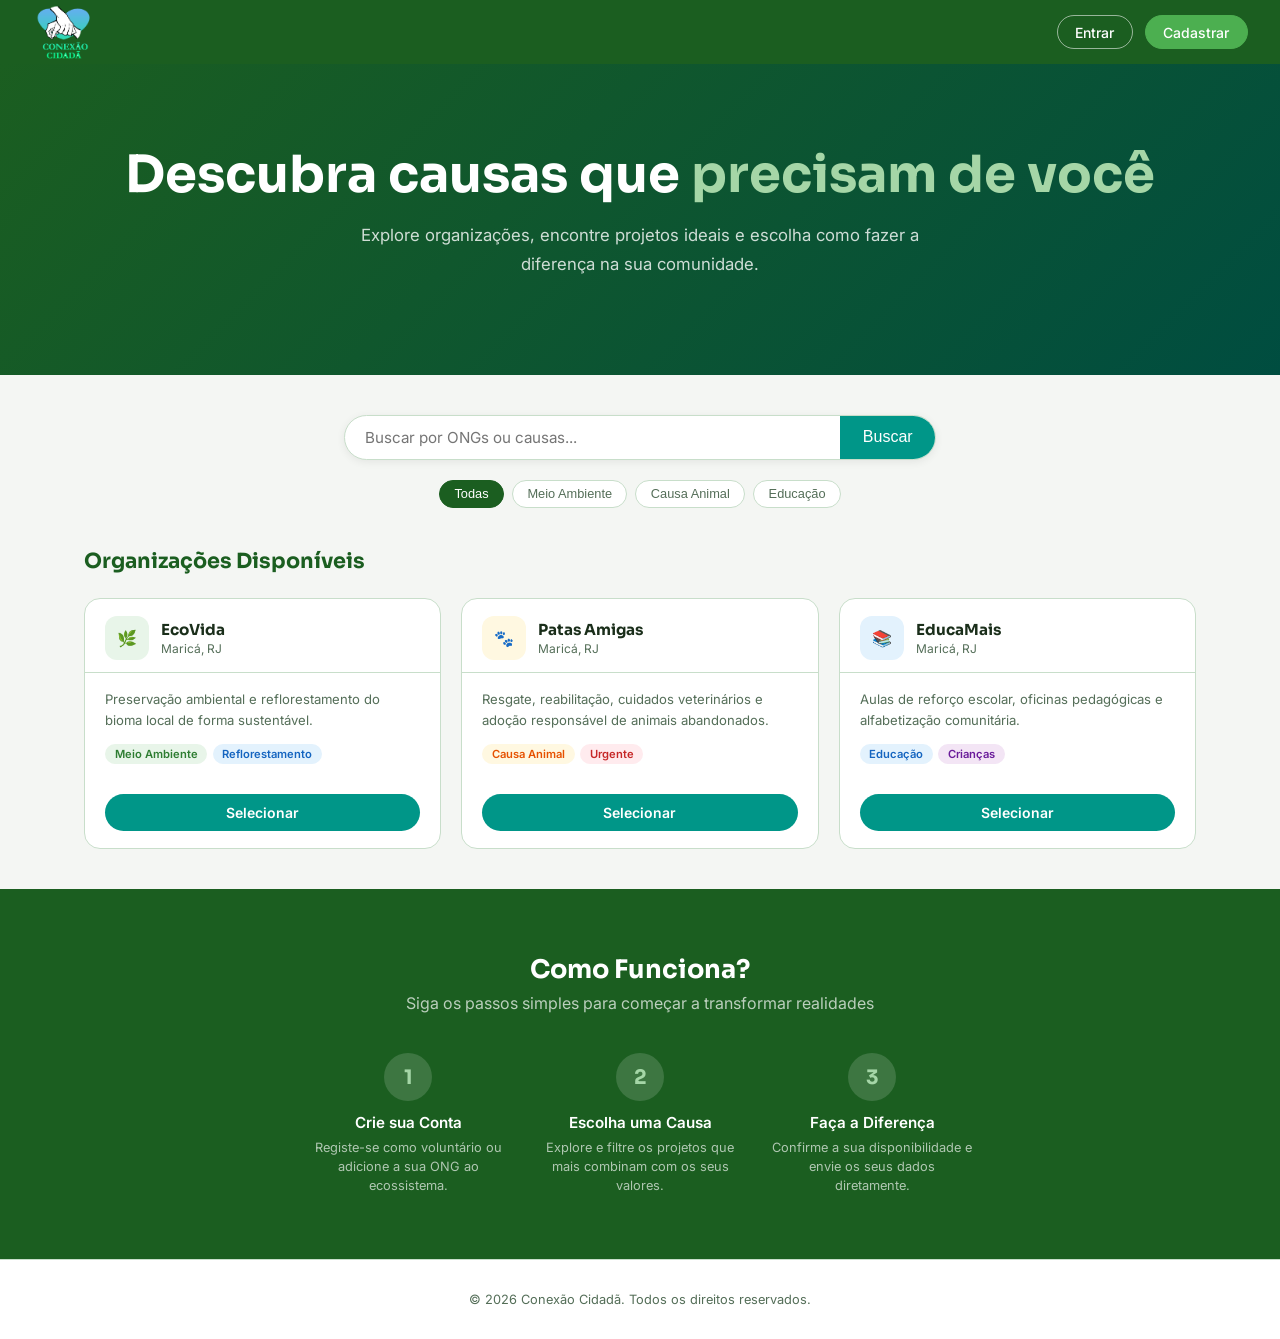
<file: index.html>
<!DOCTYPE html>
<html lang="pt-BR">
<head>
  <meta charset="UTF-8" />
  <meta name="viewport" content="width=device-width, initial-scale=1.0" />
  <title>Conexão Cidadã - Início</title>
  <link href="https://fonts.googleapis.com/css2?family=Sora:wght@400;600;700&family=Inter:wght@400;500&display=swap" rel="stylesheet" />
  <link rel="stylesheet" href="style.css" />
</head>
<body>

<nav>
  <a href="index.html" class="logo-container">
    <img src="conexãocidadanobg.png" alt="Conexão Cidadã" class="logo-img">
  </a>
  <div class="nav-links" id="nav-actions">
    <a href="login.html" class="btn-outline">Entrar</a>
    <a href="cadastro.html" class="btn-filled">Cadastrar</a>
  </div>
</nav>

<!-- ── SECÇÃO HERO ── -->
<header class="hero">
  <h1>Descubra causas que <span>precisam de você</span></h1>
  <p>Explore organizações, encontre projetos ideais e escolha como fazer a diferença na sua comunidade.</p>
</header>

<!-- ── BARRA DE PESQUISA ── -->
<div class="search-bar">
  <div class="search-wrap">
    <input type="text" placeholder="Buscar por ONGs ou causas..." id="search-input">
    <button type="button">Buscar</button>
  </div>
</div>

<!-- ── FILTROS / CHIPS ── -->
<div class="filters">
  <button class="filter-chip active" data-filter="Todas">Todas</button>
  <button class="filter-chip" data-filter="Meio Ambiente">Meio Ambiente</button>
  <button class="filter-chip" data-filter="Causa Animal">Causa Animal</button>
  <button class="filter-chip" data-filter="Educação">Educação</button>
</div>

<!-- ── SECÇÃO GRID DE ONGS ── -->
<section class="ongs">
  <h2 class="section-title">Organizações Disponíveis</h2>
  
  <div class="ong-grid" id="ong-grid">
      
      <!-- Card 1: Meio Ambiente -->
      <div class="ong-card" data-category="Meio Ambiente">
          <div class="card-header">
              <div class="card-avatar av-green">🌿</div>
              <div>
                  <div class="card-title">EcoVida</div>
                  <div class="card-location">Maricá, RJ</div>
              </div>
          </div>
          <div class="card-body">
              <p class="card-desc">Preservação ambiental e reflorestamento do bioma local de forma sustentável.</p>
              <div class="tags">
                  <span class="tag tag-green">Meio Ambiente</span>
                  <span class="tag tag-blue">Reflorestamento</span>
              </div>
          </div>
          <div class="card-footer">
              <button class="btn-inscricao">Selecionar</button>
          </div>
      </div>

      <!-- Card 2: Causa Animal -->
      <div class="ong-card" data-category="Causa Animal">
          <div class="card-header">
              <div class="card-avatar av-amber">🐾</div>
              <div>
                  <div class="card-title">Patas Amigas</div>
                  <div class="card-location">Maricá, RJ</div>
              </div>
          </div>
          <div class="card-body">
              <p class="card-desc">Resgate, reabilitação, cuidados veterinários e adoção responsável de animais abandonados.</p>
              <div class="tags">
                  <span class="tag tag-amber">Causa Animal</span>
                  <span class="tag tag-red">Urgente</span>
              </div>
          </div>
          <div class="card-footer">
              <button class="btn-inscricao">Selecionar</button>
          </div>
      </div>

      <!-- Card 3: Educação -->
      <div class="ong-card" data-category="Educação">
          <div class="card-header">
              <div class="card-avatar av-blue">📚</div>
              <div>
                  <div class="card-title">EducaMais</div>
                  <div class="card-location">Maricá, RJ</div>
              </div>
          </div>
          <div class="card-body">
              <p class="card-desc">Aulas de reforço escolar, oficinas pedagógicas e alfabetização comunitária.</p>
              <div class="tags">
                  <span class="tag tag-blue">Educação</span>
                  <span class="tag tag-purple">Crianças</span>
              </div>
          </div>
          <div class="card-footer">
              <button class="btn-inscricao">Selecionar</button>
          </div>
      </div>

  </div>
</section>

<!-- ── SECÇÃO COMO FUNCIONA ── -->
<section class="como">
  <h2>Como Funciona?</h2>
  <p>Siga os passos simples para começar a transformar realidades</p>
  <div class="steps">
    <div class="step">
      <div class="step-num">1</div>
      <div class="step-title">Crie sua Conta</div>
      <div class="step-desc">Registe-se como voluntário ou adicione a sua ONG ao ecossistema.</div>
    </div>
    <div class="step">
      <div class="step-num">2</div>
      <div class="step-title">Escolha uma Causa</div>
      <div class="step-desc">Explore e filtre os projetos que mais combinam com os seus valores.</div>
    </div>
    <div class="step">
      <div class="step-num">3</div>
      <div class="step-title">Faça a Diferença</div>
      <div class="step-desc">Confirme a sua disponibilidade e envie os seus dados diretamente.</div>
    </div>
  </div>
</section>

<footer>
  <p>&copy; 2026 Conexão Cidadã. Todos os direitos reservados.</p>
</footer>

<script>
  // Lógica dos Filtros (Chips)
  const filterChips = document.querySelectorAll('.filter-chip');
  const ongCards = document.querySelectorAll('.ong-card');

  filterChips.forEach(chip => {
    chip.addEventListener('click', () => {
      filterChips.forEach(c => c.classList.remove('active'));
      chip.classList.add('active');

      const filterValue = chip.getAttribute('data-filter');

      ongCards.forEach(card => {
        const cardCategory = card.getAttribute('data-category');
        if (filterValue === 'Todas' || filterValue === cardCategory) {
          card.style.display = 'flex';
        } else {
          card.style.display = 'none';
        }
      });
    });
  });

  // Barra de Pesquisa por Texto
  const searchInput = document.getElementById('search-input');
  if (searchInput) {
    searchInput.addEventListener('input', () => {
      const query = searchInput.value.toLowerCase();
      const activeFilter = document.querySelector('.filter-chip.active').getAttribute('data-filter');
      
      ongCards.forEach(card => {
        const title = card.querySelector('.card-title').textContent.toLowerCase();
        const desc = card.querySelector('.card-desc').textContent.toLowerCase();
        const category = card.getAttribute('data-category');
        
        const matchesSearch = title.includes(query) || desc.includes(query);
        const matchesFilter = activeFilter === 'Todas' || category === activeFilter;
        
        if (matchesSearch && matchesFilter) {
          card.style.display = 'flex';
        } else {
          card.style.display = 'none';
        }
      });
    });
  }

  // Lógica de Estado da Sessão (Modificado para link de Perfil)
  document.addEventListener("DOMContentLoaded", () => {
    const navActions = document.getElementById('nav-actions');
    const usuarioLogado = localStorage.getItem('conectado');
    const nomeUsuario = localStorage.getItem('nomeUsuario');

    if (usuarioLogado === 'sim') {
      // Trocado o <span> por um <a> apontando para perfil.html com efeito de hover sutil
      navActions.innerHTML = `
        <a href="perfil.html" class="nav-profile-link" style="color: #fff; font-weight: 600; font-size: 0.875rem; margin-right: 15px; display: inline-block; vertical-align: middle; text-decoration: none; transition: opacity 0.2s;">
          Olá, ${nomeUsuario} 👋
        </a>
        <a href="#" id="btn-sair" class="btn-outline">Sair</a>
      `;

      // Adiciona um efeito simples de opacidade ao passar o mouse no link do perfil
      const profileLink = navActions.querySelector('.nav-profile-link');
      profileLink.addEventListener('mouseover', () => profileLink.style.opacity = '0.8');
      profileLink.addEventListener('mouseout', () => profileLink.style.opacity = '1');

      document.getElementById('btn-sair').addEventListener('click', (e) => {
        e.preventDefault();
        localStorage.setItem('conectado', 'nao');
        window.location.reload();
      });
    }

    // Redirecionamento nos botões "Selecionar"
    document.querySelectorAll('.btn-inscricao').forEach(btn => {
      btn.addEventListener('click', function(event) {
        event.preventDefault(); 
        if (localStorage.getItem('conectado') !== 'sim') {
          alert('Você precisa estar logado para se inscrever em uma ONG.');
          window.location.href = 'login.html';
        } else {
          window.location.href = 'inscricao.html';
        }
      });
    });
  });
</script>
</body>
</html>
</file>
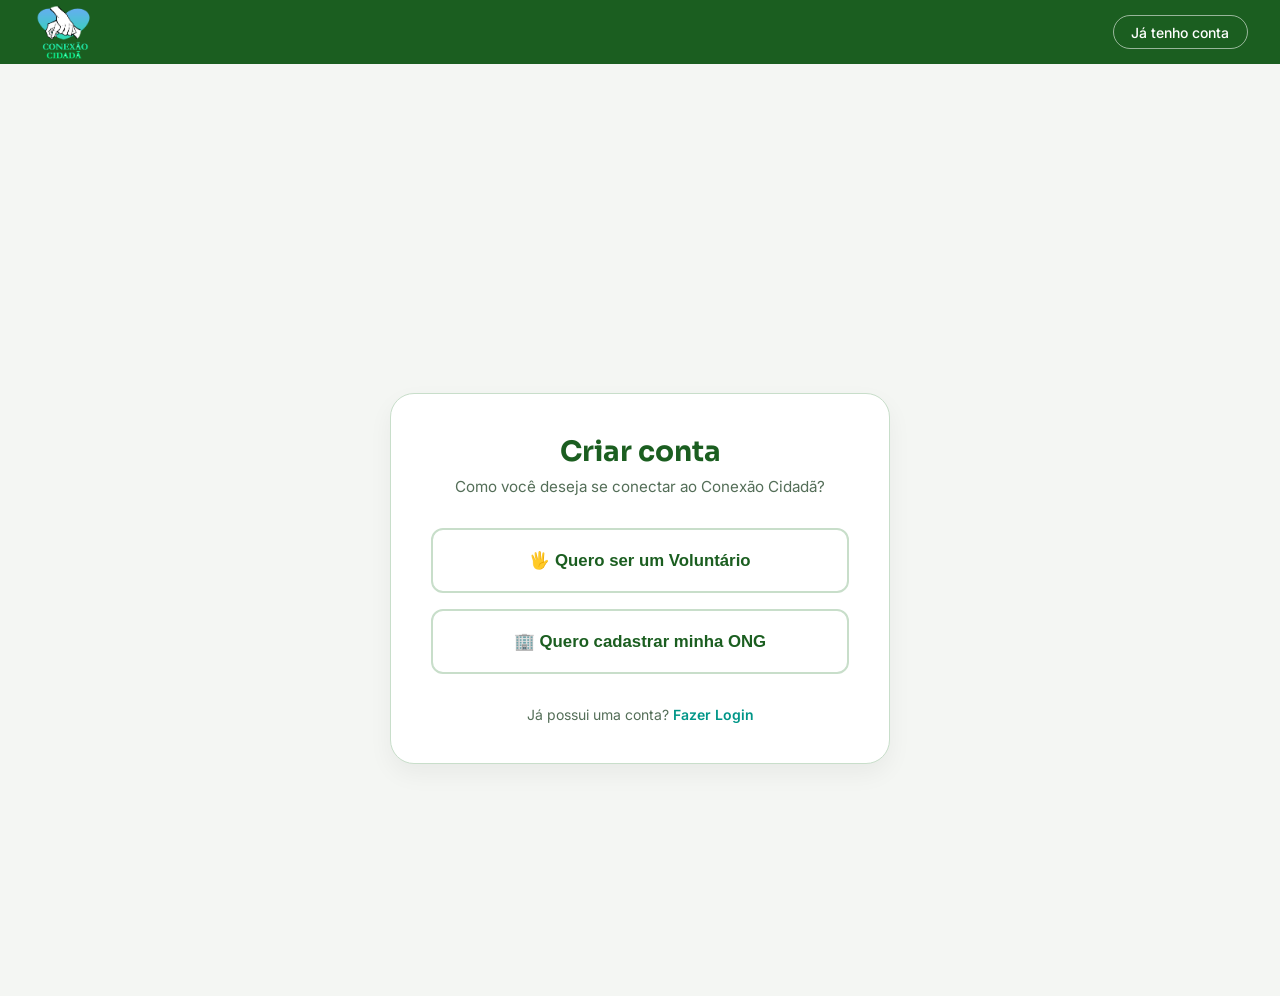
<file: cadastro.html>
<!DOCTYPE html>
<html lang="pt-BR">
<head>
  <meta charset="UTF-8" />
  <meta name="viewport" content="width=device-width, initial-scale=1.0" />
  <title>Cadastro - Conexão Cidadã</title>
  <link href="https://fonts.googleapis.com/css2?family=Sora:wght@400;600;700&family=Inter:wght@400;500&display=swap" rel="stylesheet" />
  <link rel="stylesheet" href="style.css" />
  <style>
    .selection-group { display: flex; flex-direction: column; gap: 1rem; margin-top: 1.5rem; }
    .btn-select-type {
      width: 100%; background: #fff; border: 2px solid var(--border); padding: 1.25rem;
      border-radius: 12px; font-weight: 600; font-size: 1.05rem; color: var(--green-dark);
      cursor: pointer; transition: all 0.2s; display: flex; align-items: center; justify-content: center; gap: 0.5rem;
    }
    .btn-select-type:hover { border-color: var(--green-mid); background: var(--green-light); transform: translateY(-2px); }
    .escondido { display: none !important; }
    .btn-back { background: transparent; border: none; color: var(--teal-mid); font-weight: 600; font-size: 0.9rem; cursor: pointer; margin-bottom: 1rem; display: inline-flex; align-items: center; gap: 0.25rem; }
  </style>
</head>
<body>

  <nav>
    <a href="index.html" class="logo-container">
        <img src="conexãocidadanobg.png" alt="Conexão Cidadã" class="logo-img">
    </a>
    <div class="nav-links">
        <a href="login.html" class="nav-links btn-outline">Já tenho conta</a>
    </div>
  </nav>

  <div class="register-container" style="margin-top: 6rem;">
    <div class="register-card">
      
      <div id="passo-selecao">
        <div class="register-header">
          <h2>Criar conta</h2>
          <p>Como você deseja se conectar ao Conexão Cidadã?</p>
        </div>
        <div class="selection-group">
          <button class="btn-select-type" onclick="mudarPasso('voluntario')">🖐️ Quero ser um Voluntário</button>
          <button class="btn-select-type" onclick="mudarPasso('ong')">🏢 Quero cadastrar minha ONG</button>
        </div>
      </div>

      <div id="passo-voluntario" class="escondido">
        <button class="btn-back" onclick="voltarEscolha()">← Mudar tipo de conta</button>
        <div class="register-header">
          <h2>Cadastro de Voluntário</h2>
          <p>Encontre causas incríveis e transforme vidas.</p>
        </div>
        <form id="form-cadastro-voluntario">
          <div class="input-group">
            <label for="vol-nome">Nome Completo</label>
            <input type="text" id="vol-nome" placeholder="Como quer ser chamado?" required>
          </div>
          <div class="input-group">
            <label for="vol-email">E-mail</label>
            <input type="email" id="vol-email" placeholder="seu@email.com" required>
          </div>
          <div class="input-group">
            <label for="vol-password">Criar Senha</label>
            <input type="password" id="vol-password" placeholder="Mínimo 8 caracteres" required>
          </div>
          <button type="submit" class="btn-register">Finalizar Cadastro</button>
        </form>
      </div>

      <div id="passo-ong" class="escondido">
        <button class="btn-back" onclick="voltarEscolha()">← Mudar tipo de conta</button>
        <div class="register-header">
          <h2>Cadastro de Organização</h2>
          <p>Divulgue seus projetos e encontre apoiadores.</p>
        </div>
        <form id="form-cadastro-ong">
          <div class="input-group">
            <label for="ong-nome">Nome da Organização</label>
            <input type="text" id="ong-nome" placeholder="Nome da instituição" required>
          </div>
          <div class="input-group">
            <label for="ong-cnpj">CNPJ</label>
            <input type="text" id="ong-cnpj" placeholder="00.000.000/0001-00" required>
          </div>
          <div class="input-group">
            <label for="ong-email">E-mail Institucional</label>
            <input type="email" id="ong-email" placeholder="contato@ong.org" required>
          </div>
          <div class="input-group">
            <label for="ong-password">Criar Senha</label>
            <input type="password" id="ong-password" placeholder="Mínimo 8 caracteres" required>
          </div>
          <button type="submit" class="btn-register">Cadastrar Organização</button>
        </form>
      </div>
      
      <div class="register-footer">
        Já possui uma conta? <a href="login.html">Fazer Login</a>
      </div>
    </div>
  </div>

  <script>
    const passoSelecao = document.getElementById('passo-selecao');
    const passoVoluntario = document.getElementById('passo-voluntario');
    const passoOng = document.getElementById('passo-ong');

    function mudarPasso(tipo) {
      passoSelecao.classList.add('escondido');
      if (tipo === 'voluntario') {
        passoVoluntario.classList.remove('escondido');
      } else {
        passoOng.classList.remove('escondido');
      }
    }

    function voltarEscolha() {
      passoVoluntario.classList.add('escondido');
      passoOng.classList.add('escondido');
      passoSelecao.classList.remove('escondido');
    }

    // Submit Voluntário
    document.getElementById('form-cadastro-voluntario').addEventListener('submit', function(e) {
      e.preventDefault();
      localStorage.setItem('nomeUsuario', document.getElementById('vol-nome').value);
      localStorage.setItem('emailUsuario', document.getElementById('vol-email').value);
      localStorage.setItem('senhaUsuario', document.getElementById('vol-password').value);
      localStorage.setItem('tipoUsuario', 'voluntario');
      localStorage.setItem('conectado', 'sim');
      window.location.href = 'index.html';
    });

    // Submit ONG
    document.getElementById('form-cadastro-ong').addEventListener('submit', function(e) {
      e.preventDefault();
      localStorage.setItem('nomeUsuario', document.getElementById('ong-nome').value);
      localStorage.setItem('emailUsuario', document.getElementById('ong-email').value);
      localStorage.setItem('senhaUsuario', document.getElementById('ong-password').value);
      localStorage.setItem('tipoUsuario', 'ong');
      localStorage.setItem('conectado', 'sim');
      window.location.href = 'index.html';
    });
  </script>
</body>
</html>
</file>
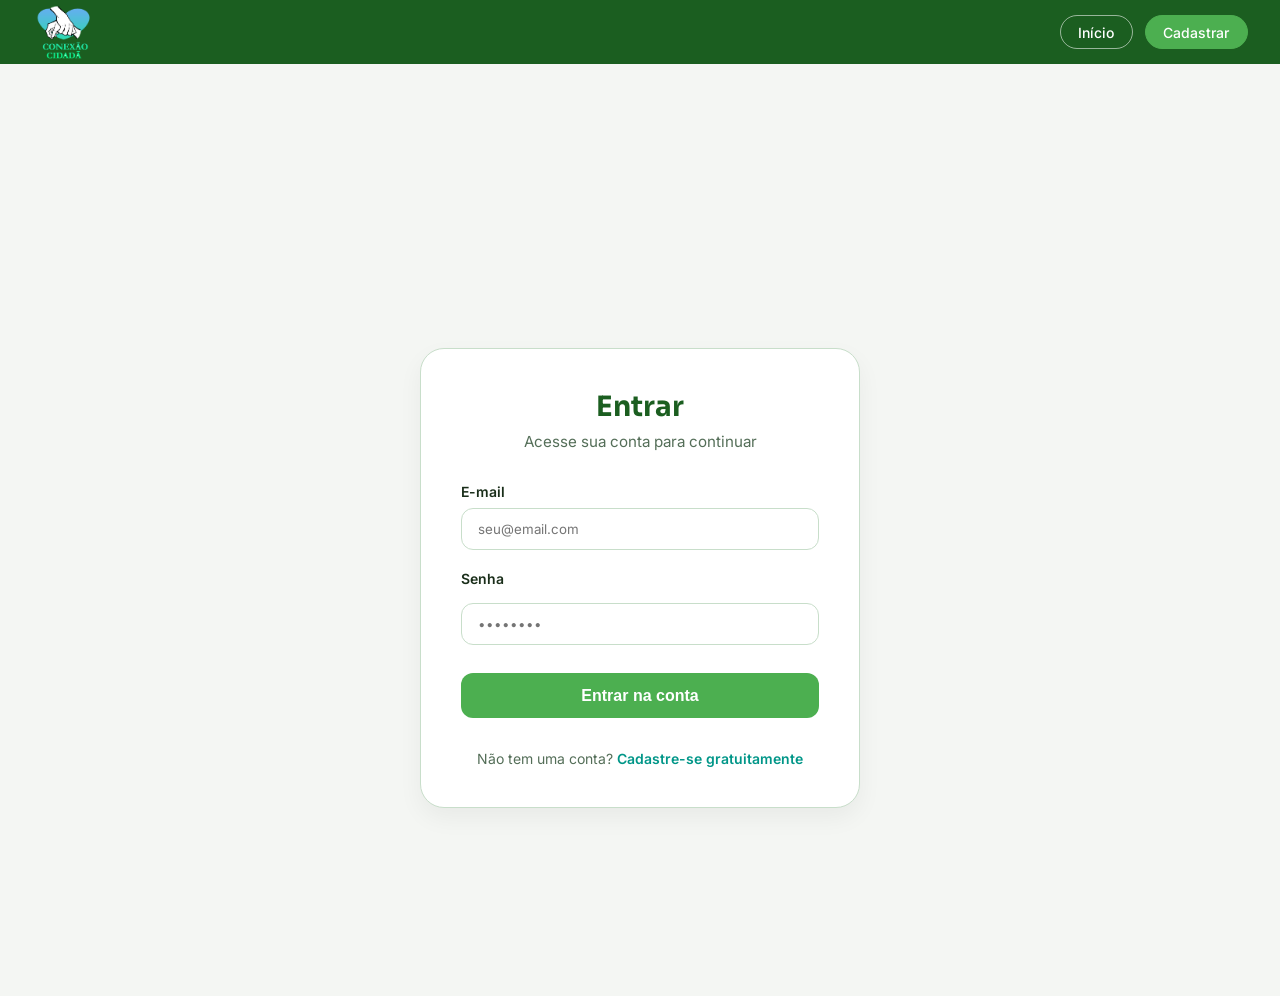
<file: inscricao.html>
<!DOCTYPE html>
<html lang="pt-BR">
<head>
  <meta charset="UTF-8" />
  <meta name="viewport" content="width=device-width, initial-scale=1.0" />
  <title>Inscrição - Conexão Cidadã</title>
  <link href="https://fonts.googleapis.com/css2?family=Sora:wght@400;600;700&family=Inter:wght@400;500&display=swap" rel="stylesheet" />
  <link rel="stylesheet" href="style.css" />
</head>
<body>

  <nav>
   <a href="index.html" class="logo-container">
    <img src="conexãocidadanobg.png" alt="Conexão Cidadã" class="logo-img">
  </a>
    <div class="nav-links">
      <a href="index.html" class="nav-links btn-outline">Voltar ao Início</a>
    </div>
  </nav>

  <div class="inscricao-container" style="margin-top: 6rem; display: flex; justify-content: center; width: 100%;">
    <div class="ong-form" style="width: 100%; max-width: 500px;">
      <h2>Confirmar sua Inscrição</h2>
      <p style="color: var(--muted); font-size: 0.9rem; margin-bottom: 1.5rem;">Defina sua disponibilidade e finalize para enviar seus dados organizacionais.</p>
      
      <form id="form-finalizar-inscricao">
        <div class="input-group">
          <label for="vol-nome-readonly">Nome do Voluntário</label>
          <input type="text" id="vol-nome-readonly" readonly style="background: #f0f0f0; cursor: not-allowed;">
        </div>

        <h3 class="section-title" style="color: var(--teal-mid); font-weight: 600; margin: 1.5rem 0 1rem; font-size: 1.1rem;">Disponibilidade Presencial:</h3>
        
        <div class="checkbox-group">
          <label class="checkbox-item">
            <input type="checkbox" name="horario1"> Segunda (10:00 até 19:00)
          </label>
          <label class="checkbox-item">
            <input type="checkbox" name="horario2"> Quarta (12:00 até 22:30)
          </label>
        </div>

        <h3 class="section-title" style="color: var(--teal-mid); font-weight: 600; margin: 1.5rem 0 1rem; font-size: 1.1rem;">Apoio Financeiro Alternativo:</h3>
        <button type="button" class="btn-pix" style="width: 100%; margin-bottom: 1.5rem;" onclick="alert('Chave PIX copiada com sucesso!')">
          Copiar chave-pix da ONG ⧉
        </button>

        <button type="submit" class="btn-finalizar" style="width: 100%; padding: 12px; background: var(--green-dark); color: #fff; border: none; border-radius: 8px; font-weight: bold; cursor: pointer;">Finalizar Inscrição</button>
      </form>
    </div>
  </div>

  <script>
    // Trava de Segurança de Login
    if (localStorage.getItem('conectado') !== 'sim') {
      alert('Acesso negado. Faça login para acessar esta página.');
      window.location.href = 'login.html';
    } else {
      document.getElementById('vol-nome-readonly').value = localStorage.getItem('nomeUsuario');
    }

    // Ação do formulário
    document.getElementById('form-finalizar-inscricao').addEventListener('submit', function(e) {
      e.preventDefault();
      alert('Sua candidatura foi enviada com sucesso para a ONG selecionada!');
      window.location.href = 'index.html';
    });
  </script>
</body>
</html>
</file>
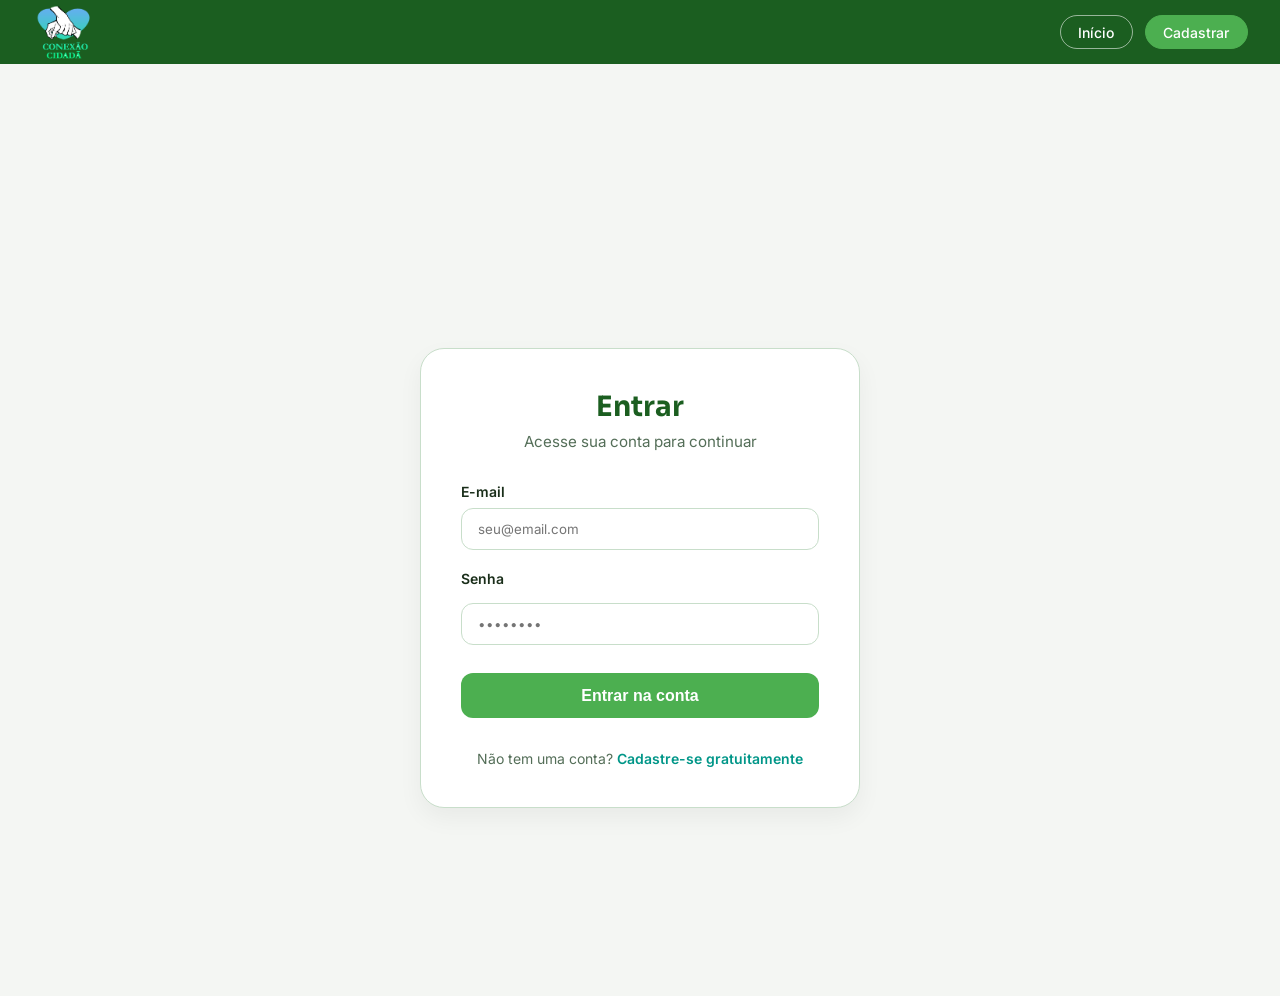
<file: login.html>
<!DOCTYPE html>
<html lang="pt-BR">
<head>
  <meta charset="UTF-8" />
  <meta name="viewport" content="width=device-width, initial-scale=1.0" />
  <title>Login - Conexão Cidadã</title>
  <link href="https://fonts.googleapis.com/css2?family=Sora:wght@400;600;700&family=Inter:wght@400;500&display=swap" rel="stylesheet" />
  <link rel="stylesheet" href="style.css" />
</head>
<body>

  <nav>
    <a href="index.html" class="logo-container">
      <img src="conexãocidadanobg.png" alt="Conexão Cidadã" class="logo-img">
    </a>
    <div class="nav-links">
      <a href="index.html" class="nav-links btn-outline">Início</a>
      <a href="cadastro.html" class="nav-links btn-filled">Cadastrar</a>
    </div>
  </nav>

  <div class="login-container" style="margin-top: 6rem;">
    <div class="login-card">
      <div class="login-header">
        <h2>Entrar</h2>
        <p>Acesse sua conta para continuar</p>
      </div>
      
      <form id="form-login">
        <div class="input-group">
          <label for="email">E-mail</label>
          <input type="email" id="email" placeholder="seu@email.com" required>
        </div>
        
        <div class="input-group">
          <div class="label-row">
            <label for="password">Senha</label>
          </div>
          <input type="password" id="password" placeholder="••••••••" required>
        </div>
        
        <button type="submit" class="btn-login">Entrar na conta</button>
      </form>
      
      <div class="login-footer">
        Não tem uma conta? <a href="cadastro.html">Cadastre-se gratuitamente</a>
      </div>
    </div>
  </div>

  <script>
    document.getElementById('form-login').addEventListener('submit', function(event) {
      event.preventDefault(); 
      
      const emailLogin = document.getElementById('email').value;
      const senhaLogin = document.getElementById('password').value;
      
      const emailSalvo = localStorage.getItem('emailUsuario');
      const senhaSalva = localStorage.getItem('senhaUsuario');
      
      if (!emailSalvo) {
        alert('Nenhuma conta cadastrada no sistema. Por favor, faça seu cadastro.');
        window.location.href = 'cadastro.html';
        return;
      }

      if (emailLogin === emailSalvo && senhaLogin === senhaSalva) {
        localStorage.setItem('conectado', 'sim');
        window.location.href = 'index.html';
      } else {
        alert('E-mail ou senha incorretos.');
      }
    });
  </script>
</body>
</html>
</file>
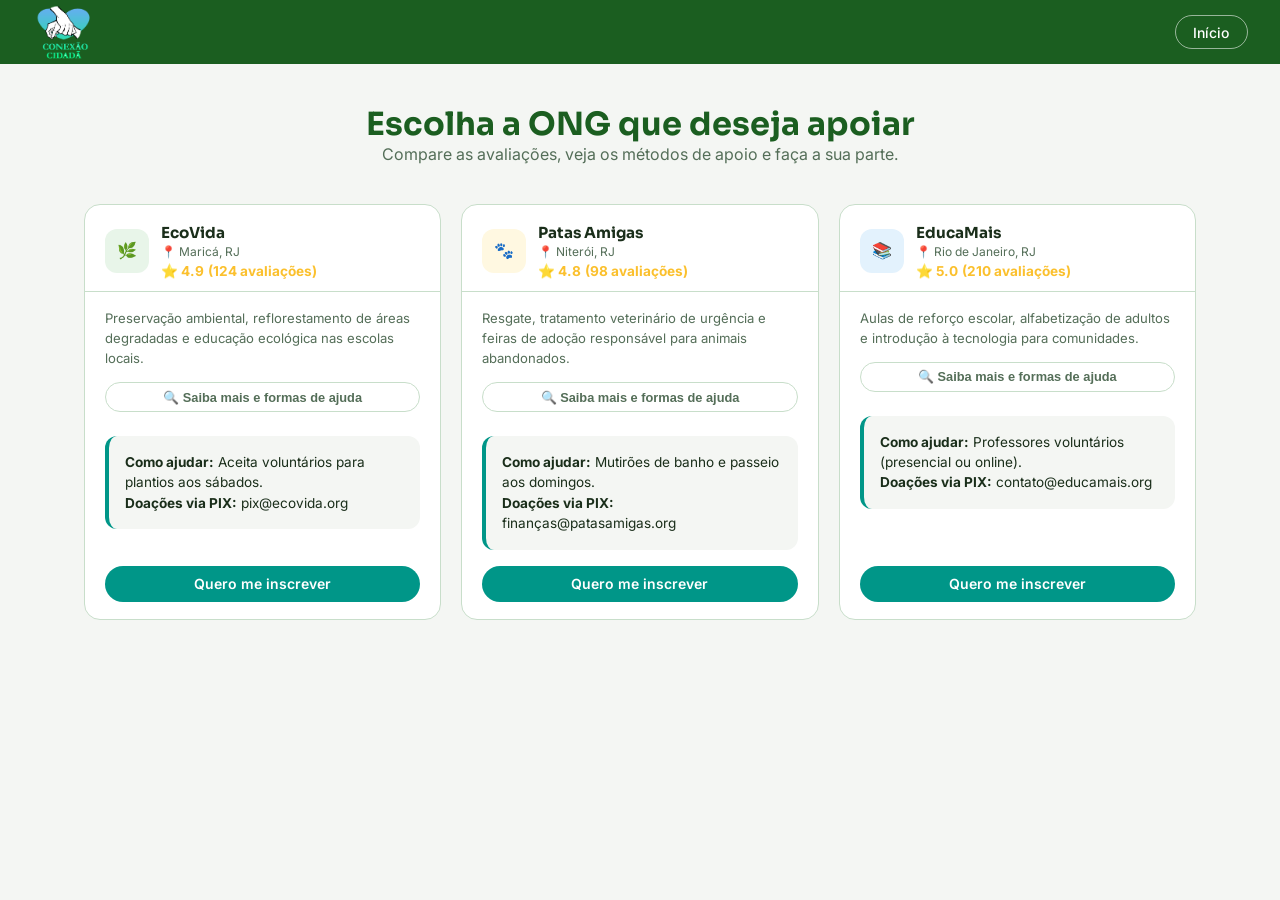
<file: ongs.html>
<!DOCTYPE html>
<html lang="pt-br">
<head>
    <meta charset="UTF-8">
    <meta name="viewport" content="width=device-width, initial-scale=1.0">
    <title>Explorar ONGs - Conexão Cidadã</title>
    <link href="https://fonts.googleapis.com/css2?family=Sora:wght@400;600;700&family=Inter:wght@400;500&display=swap" rel="stylesheet" />
    <link rel="stylesheet" href="style.css">
    <style>
      /* Estilos sob medida para a visualização de grid e avaliação */
      .ongs-page-container { max-width: 1160px; margin: 2rem auto; padding: 0 1.5rem; }
      .rating-box { display: flex; align-items: center; gap: 4px; font-size: 0.85rem; color: #fbc02d; font-weight: bold; margin-top: 4px; }
      .detalhes-expandidos { background: #f4f6f3; padding: 1rem; border-radius: 12px; margin-top: 0.75rem; font-size: 0.85rem; line-height: 1.5; color: var(--text); border-left: 4px solid var(--teal-mid); }
      .btn-saiba-mais { background: transparent; border: 1px solid var(--border); color: var(--muted); padding: 0.4rem 1rem; border-radius: 999px; font-size: 0.8rem; font-weight: 600; cursor: pointer; transition: all 0.2s; margin-bottom: 0.75rem; width: 100%; text-align: center; }
      .btn-saiba-mais:hover { background: var(--green-light); color: var(--green-dark); border-color: var(--green-mid); }
    </style>
</head>
<body>

    <nav>
      <a href="index.html" class="logo-container">
        <img src="conexãocidadanobg.png" alt="Conexão Cidadã" class="logo-img">
      </a>
      <div class="nav-links">
        <a href="index.html" class="nav-links btn-outline">Início</a>
      </div>
    </nav>

    <div class="ongs-page-container">
        <header class="header-ongs" style="text-align: center; margin: 2.5rem 0;">
            <h1 style="font-family: 'Sora', sans-serif; color: var(--green-dark);">Escolha a ONG que deseja apoiar</h1>
            <p style="color: var(--muted);">Compare as avaliações, veja os métodos de apoio e faça a sua parte.</p>
        </header>

        <div class="ong-grid">
            
            <div class="ong-card">
                <div class="card-header">
                    <div class="card-avatar av-green">🌿</div>
                    <div>
                        <div class="card-title">EcoVida</div>
                        <div class="card-location">📍 Maricá, RJ</div>
                        <div class="rating-box">⭐ 4.9 <span>(124 avaliações)</span></div>
                    </div>
                </div>
                <div class="card-body">
                    <p class="card-desc">Preservação ambiental, reflorestamento de áreas degradadas e educação ecológica nas escolas locais.</p>
                    
                    <button class="btn-saiba-mais" onclick="toggleDetalhes('detalhe-eco')">🔍 Saiba mais e formas de ajuda</button>
                    
                    <div id="detalhe-eco" class="detalhes-expandidos escondido">
                      <strong>Como ajudar:</strong> Aceita voluntários para plantios aos sábados.<br>
                      <strong>Doações via PIX:</strong> pix@ecovida.org
                    </div>
                </div>
                <div class="card-footer">
                    <a href="inscricao.html" class="btn-inscricao">Quero me inscrever</a>
                </div>
            </div>

            <div class="ong-card">
                <div class="card-header">
                    <div class="card-avatar av-amber">🐾</div>
                    <div>
                        <div class="card-title">Patas Amigas</div>
                        <div class="card-location">📍 Niterói, RJ</div>
                        <div class="rating-box">⭐ 4.8 <span>(98 avaliações)</span></div>
                    </div>
                </div>
                <div class="card-body">
                    <p class="card-desc">Resgate, tratamento veterinário de urgência e feiras de adoção responsável para animais abandonados.</p>
                    
                    <button class="btn-saiba-mais" onclick="toggleDetalhes('detalhe-patas')">🔍 Saiba mais e formas de ajuda</button>
                    
                    <div id="detalhe-patas" class="detalhes-expandidos escondido">
                      <strong>Como ajudar:</strong> Mutirões de banho e passeio aos domingos.<br>
                      <strong>Doações via PIX:</strong> finanças@patasamigas.org
                    </div>
                </div>
                <div class="card-footer">
                    <a href="inscricao.html" class="btn-inscricao">Quero me inscrever</a>
                </div>
            </div>

            <div class="ong-card">
                <div class="card-header">
                    <div class="card-avatar av-blue">📚</div>
                    <div>
                        <div class="card-title">EducaMais</div>
                        <div class="card-location">📍 Rio de Janeiro, RJ</div>
                        <div class="rating-box">⭐ 5.0 <span>(210 avaliações)</span></div>
                    </div>
                </div>
                <div class="card-body">
                    <p class="card-desc">Aulas de reforço escolar, alfabetização de adultos e introdução à tecnologia para comunidades.</p>
                    
                    <button class="btn-saiba-mais" onclick="toggleDetalhes('detalhe-educa')">🔍 Saiba mais e formas de ajuda</button>
                    
                    <div id="detalhe-educa" class="detalhes-expandidos escondido">
                      <strong>Como ajudar:</strong> Professores voluntários (presencial ou online).<br>
                      <strong>Doações via PIX:</strong> contato@educamais.org
                    </div>
                </div>
                <div class="card-footer">
                    <a href="inscricao.html" class="btn-inscricao">Quero me inscrever</a>
                </div>
            </div>

        </div>
    </div>

    <script>
      // Função simples para abrir/fechar as abas de Saiba Mais
      function toggleDetalhes(idElemento) {
        const detalhe = document.getElementById(idElemento);
        if (detalhe.style.display === "block") {
          detalhe.style.display = "none";
        } else {
          detalhe.style.display = "block";
        }
      }

      // Trava de segurança para inscrição direta
      document.querySelectorAll('.btn-inscricao').forEach(btn => {
        btn.addEventListener('click', function(event) {
          if (localStorage.getItem('conectado') !== 'sim') {
            event.preventDefault(); 
            alert('Você precisa fazer login para se candidatar às vagas da instituição.');
            window.location.href = 'login.html';
          }
        });
      });
    </script>
</body>
</html>
</file>
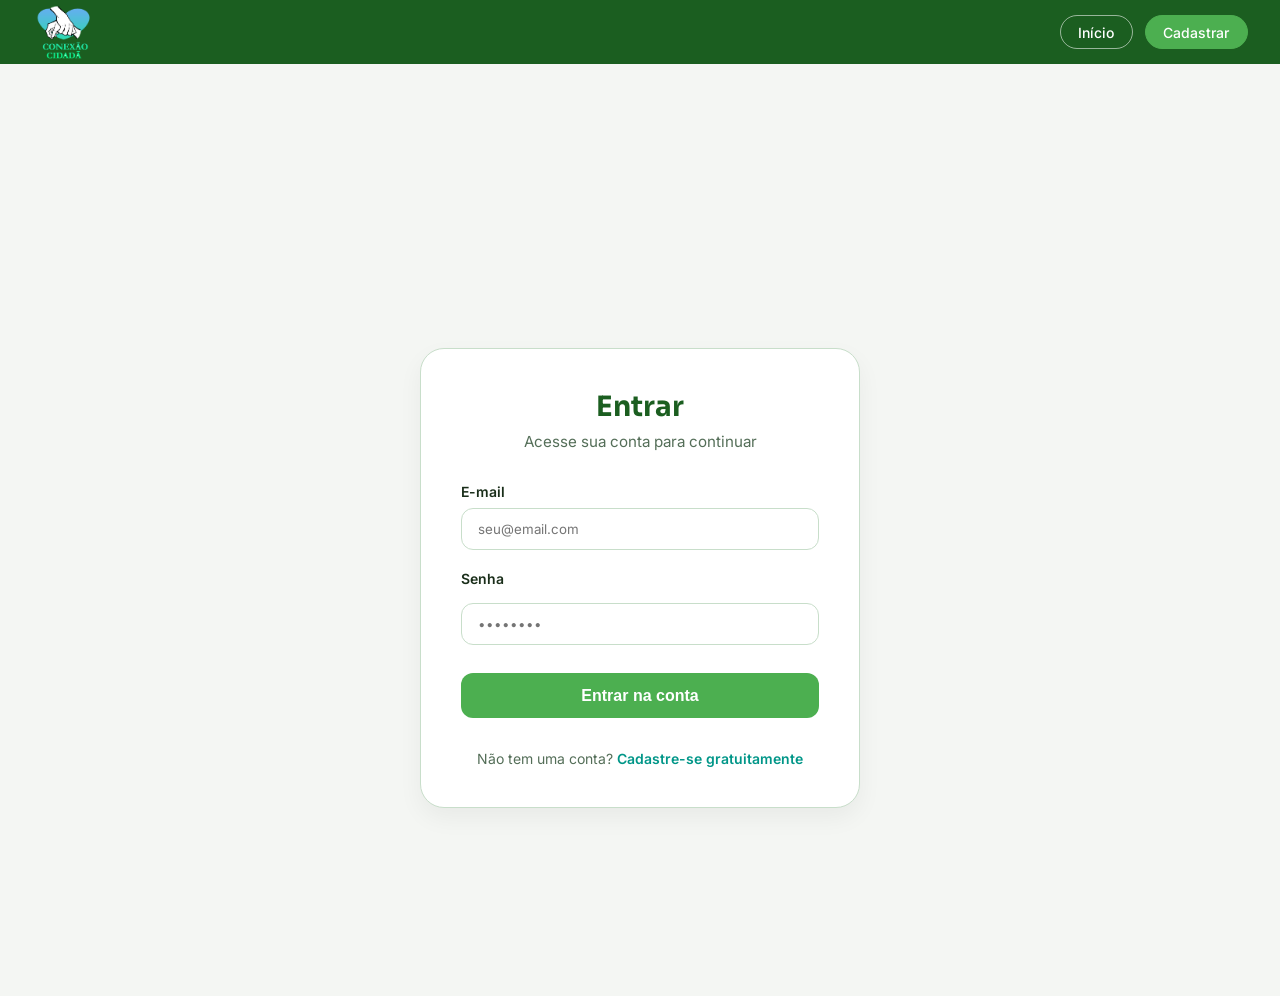
<file: perfil.html>
<!DOCTYPE html>
<html lang="pt-BR">
<head>
  <meta charset="UTF-8" />
  <meta name="viewport" content="width=device-width, initial-scale=1.0" />
  <title>Conexão Cidadã - Meu Perfil</title>
  <link href="https://fonts.googleapis.com/css2?family=Sora:wght@400;600;700&family=Inter:wght@400;500&display=swap" rel="stylesheet" />
  <link rel="stylesheet" href="style.css" />
  
  <style>
    /* Estilos específicos para centralizar o cartão e bater com o layout das imagens */
    body {
      background-color: #f4f6f7;
      margin: 0;
    }

    .profile-container {
      display: flex;
      justify-content: center;
      align-items: center;
      min-height: calc(100vh - 120px);
      padding: 2rem;
      box-sizing: border-box;
    }

    .profile-card {
      background: #ffffff;
      border-radius: 16px;
      box-shadow: 0 4px 24px rgba(0, 0, 0, 0.06);
      padding: 3rem 2.5rem;
      width: 100%;
      max-width: 550px;
      display: flex;
      flex-direction: column;
      align-items: flex-start;
      box-sizing: border-box;
    }

    /* Área da Foto de Perfil Interativa */
    .profile-avatar-container {
      position: relative;
      width: 110px;
      height: 110px;
      border-radius: 50%;
      cursor: pointer;
      overflow: hidden;
      margin-bottom: 1.5rem;
      box-shadow: 0 2px 8px rgba(0,0,0,0.08);
    }

    .profile-avatar {
      width: 100%;
      height: 100%;
      background-color: #e8f4ea; 
      color: #1c5234; 
      display: flex;
      align-items: center;
      justify-content: center;
      font-size: 3rem;
      font-family: 'Sora', sans-serif;
      font-weight: 700;
      border-radius: 50%;
    }

    .profile-avatar img {
      width: 100%;
      height: 100%;
      object-fit: cover;
      border-radius: 50%;
    }

    .avatar-overlay {
      position: absolute;
      top: 0;
      left: 0;
      width: 100%;
      height: 100%;
      background-color: rgba(0, 0, 0, 0.5);
      color: #fff;
      display: flex;
      align-items: center;
      justify-content: center;
      font-size: 0.8rem;
      font-family: 'Inter', sans-serif;
      font-weight: 600;
      opacity: 0;
      transition: opacity 0.2s ease;
      border-radius: 50%;
    }

    .profile-avatar-container:hover .avatar-overlay {
      opacity: 1;
    }

    /* Textos Principais e Selos */
    .profile-name {
      font-family: 'Sora', sans-serif;
      font-size: 2rem;
      font-weight: 700;
      color: #111;
      margin: 0 0 0.5rem 0;
    }

    .profile-badge {
      display: inline-flex;
      align-items: center;
      padding: 0.4rem 1rem;
      border-radius: 20px;
      font-family: 'Inter', sans-serif;
      font-size: 0.85rem;
      font-weight: 600;
      margin-bottom: 2rem;
      transition: background-color 0.2s, color 0.2s;
    }

    /* Formulário de Configurações */
    .profile-form {
      width: 100%;
    }

    .form-group {
      margin-bottom: 1.8rem;
      display: flex;
      flex-direction: column;
      width: 100%;
    }

    .form-group label {
      font-family: 'Inter', sans-serif;
      font-weight: 700;
      font-size: 0.9rem;
      color: #111;
      margin-bottom: 0.6rem;
    }

    .form-group input {
      font-family: 'Inter', sans-serif;
      background-color: #f1f3f4;
      border: 1px solid #e0e0e0;
      border-radius: 12px;
      padding: 1rem;
      font-size: 1rem;
      color: #333;
      outline: none;
      box-sizing: border-box;
      width: 100%;
      transition: border-color 0.2s, background-color 0.2s;
    }

    .form-group input:focus {
      border-color: #4caf50;
      background-color: #ffffff;
    }

    .btn-salvar {
      font-family: 'Inter', sans-serif;
      background-color: #4caf50; 
      color: white;
      border: none;
      border-radius: 12px;
      padding: 1.1rem;
      font-size: 1.05rem;
      font-weight: 600;
      cursor: pointer;
      width: 100%;
      transition: background-color 0.2s;
    }

    .btn-salvar:hover {
      background-color: #43a047;
    }
  </style>
</head>
<body>

<nav>
  <a href="index.html" class="logo-container">
    <img src="conexãocidadanobg.png" alt="Conexão Cidadã" class="logo-img">
  </a>
  <div class="nav-links" id="nav-actions">
    <a href="login.html" class="btn-outline">Entrar</a>
    <a href="cadastro.html" class="btn-filled">Cadastrar</a>
  </div>
</nav>

<main class="profile-container">
  <div class="profile-card">
    
    <!-- Avatar Clicável -->
    <div class="profile-avatar-container" onclick="document.getElementById('file-input').click()" title="Clique para alterar a foto">
      <div class="profile-avatar" id="avatar-preview">
        <span id="avatar-letter">P</span>
      </div>
      <div class="avatar-overlay">
        <span>Alterar</span>
      </div>
    </div>
    
    <!-- Input Oculto de upload -->
    <input type="file" id="file-input" accept="image/*" style="display: none;">

    <!-- Título do Nome -->
    <h2 class="profile-name" id="profile-display-name">Carregando...</h2>
    
    <!-- Selo do Tipo Dinâmico -->
    <div class="profile-badge" id="profile-badge">
      👋 Perfil de Voluntário
    </div>

    <!-- Campos de Entrada -->
    <form class="profile-form" id="profile-form">
      <div class="form-group">
        <label for="profile-email">E-mail da Conta</label>
        <input type="email" id="profile-email" value="" placeholder="seu-email@gmail.com" required>
      </div>

      <button type="submit" class="btn-salvar">Salvar Alterações</button>
    </form>

  </div>
</main>

<script>
  document.addEventListener("DOMContentLoaded", () => {
    const navActions = document.getElementById('nav-actions');
    const usuarioLogado = localStorage.getItem('conectado');
    
    // Captura os dados salvos ou define fallbacks padrões
    const nomeUsuario = localStorage.getItem('nomeUsuario') || "Usuário";
    const tipoUsuario = localStorage.getItem('tipoUsuario') || "voluntario"; 
    const emailUsuario = localStorage.getItem('emailUsuario') || "exemplo@gmail.com";

    // Elementos do DOM
    const avatarPreview = document.getElementById('avatar-preview');
    const avatarLetter = document.getElementById('avatar-letter');
    const profileDisplayName = document.getElementById('profile-display-name');
    const profileEmailInput = document.getElementById('profile-email');
    const fileInput = document.getElementById('file-input');
    const profileForm = document.getElementById('profile-form');
    const profileBadge = document.getElementById('profile-badge');

    // 1. Guarda de segurança para páginas privadas
    if (usuarioLogado !== 'sim') {
      alert('Acesso negado. Por favor, realize o login primeiro.');
      window.location.href = 'login.html';
      return;
    }

    // 2. Renderiza a Navbar em modo conectado
    navActions.innerHTML = `
      <a href="perfil.html" class="nav-profile-link" style="color: #fff; font-weight: 600; font-size: 0.875rem; margin-right: 15px; display: inline-block; vertical-align: middle; text-decoration: none; transition: opacity 0.2s;">
        Olá, ${nomeUsuario} 👋
      </a>
      <a href="#" id="btn-sair" class="btn-outline">Sair</a>
    `;

    document.getElementById('btn-sair').addEventListener('click', (e) => {
      e.preventDefault();
      localStorage.setItem('conectado', 'nao');
      window.location.href = 'index.html';
    });

    // 3. Aplica os dados do usuário nas tags correspondentes
    profileDisplayName.textContent = nomeUsuario;
    profileEmailInput.value = emailUsuario;
    avatarLetter.textContent = nomeUsuario.charAt(0).toUpperCase();
    
    // 4. Valida dinamicamente o tipo de conta para ajustar o Badge
    if (tipoUsuario === 'ong') {
      profileBadge.innerHTML = '🏢 Perfil de ONG';
      profileBadge.style.backgroundColor = '#e8f5e9'; // Fundo Verde
      profileBadge.style.color = '#2e7d32';           // Texto Verde Escuro
    } else {
      profileBadge.innerHTML = '👋 Perfil de Voluntário';
      profileBadge.style.backgroundColor = '#e3f2fd'; // Fundo Azul
      profileBadge.style.color = '#1e88e5';           // Texto Azul Escuro
    }

    // 5. Carrega a imagem persistida se existir no LocalStorage
    const fotoSalva = localStorage.getItem('fotoPerfil');
    if (fotoSalva) {
      avatarPreview.innerHTML = `<img src="${fotoSalva}" alt="Foto de Perfil">`;
    }

    // 6. Monitora o upload local da nova imagem
    fileInput.addEventListener('change', function() {
      const file = this.files[0];
      if (file) {
        const reader = new FileReader();
        reader.addEventListener('load', function() {
          const dataUrl = reader.result;
          localStorage.setItem('fotoPerfil', dataUrl);
          avatarPreview.innerHTML = `<img src="${dataUrl}" alt="Foto de Perfil">`;
        });
        reader.readAsDataURL(file);
      }
    });

    // 7. Salva alterações textuais do formulário
    profileForm.addEventListener('submit', (e) => {
      e.preventDefault();
      localStorage.setItem('emailUsuario', profileEmailInput.value);
      alert('Alterações salvas com sucesso!');
      window.location.reload();
    });
  });
</script>
</body>
</html>
</file>
<file: style.css>
*, *::before, *::after { box-sizing: border-box; margin: 0; padding: 0; }
html {
  scroll-behavior: smooth;
}

:root {
  --green-light: #e8f5e9;
  --green-mid:   #4caf50;
  --green-dark:  #1b5e20;
  --teal-light:  #e0f7f4;
  --teal-mid:    #009688;
  --teal-dark:   #004d40;
  --amber:       #ff8f00;
  --bg:          #f4f6f3;
  --card-bg:     #ffffff;
  --text:        #1a2e1a;
  --muted:       #546e58;
  --border:      #c8deca;
  --blue-bg:     #e3f2fd;
  --blue-text:   #1565c0;
  --tag-red:     #c62828;
  --tag-red-bg:  #ffebee;
  --tag-green-bg:#e8f5e9;
  --tag-green:   #2e7d32;
  --tag-blue-bg: #e3f2fd;
  --tag-blue:    #1565c0;
}

body {
  font-family: 'Inter', sans-serif;
  background: var(--bg);
  color: var(--text);
  min-height: 100vh;
}

/* ── NAVBAR ── */
nav {
  background: var(--green-dark);
  padding: 0 2rem;
  height: 64px;
  display: flex;
  align-items: center;
  justify-content: space-between;
  position: sticky;
  top: 0;
  z-index: 100;
}

.logo-container {
  display: flex;
  align-items: center;
  text-decoration: none;
}

.logo-img {
  height: 60px; 
  width: auto;  
  display: block;
  transition: transform 0.2s;
}

.logo-img:hover {
  transform: scale(1.05); 
}

.logo {
  font-family: 'Sora', sans-serif;
  font-weight: 700;
  font-size: 1.3rem;
  color: #fff;
  letter-spacing: -0.5px;
}
.logo span { color: #a5d6a7; }

.nav-links { display: flex; gap: 0.75rem; align-items: center; }

.nav-links a {
  text-decoration: none;
  font-size: 0.875rem;
  font-weight: 500;
  padding: 0.45rem 1.1rem;
  border-radius: 999px;
  transition: background 0.2s;
}
.btn-outline {
  color: #fff;
  border: 1.5px solid rgba(255,255,255,0.55);
}
.btn-outline:hover { background: rgba(255,255,255,0.12); }
.btn-filled {
  background: var(--green-mid);
  color: #fff;
  border: 1.5px solid var(--green-mid);
}
.btn-filled:hover { background: #388e3c; }

/* ── HERO ── */
.hero {
  background: linear-gradient(135deg, var(--green-dark) 0%, var(--teal-dark) 100%);
  padding: 5rem 2rem 4rem;
  text-align: center;
  color: #fff;
}
.hero h1 {
  font-family: 'Sora', sans-serif;
  font-size: clamp(2rem, 5vw, 3.2rem);
  font-weight: 700;
  line-height: 1.2;
  margin-bottom: 1rem;
}
.hero h1 span { color: #a5d6a7; }
.hero p {
  font-size: 1.05rem;
  color: rgba(255,255,255,0.8);
  max-width: 560px;
  margin: 0 auto 2rem;
  line-height: 1.7;
}
.hero-btns { display: flex; gap: 1rem; justify-content: center; flex-wrap: wrap; }
.hero-btns a {
  text-decoration: none;
  font-weight: 600;
  font-size: 0.95rem;
  padding: 0.75rem 2rem;
  border-radius: 999px;
  transition: opacity 0.2s, transform 0.15s;
}
.hero-btns a:hover { opacity: 0.88; transform: translateY(-1px); }
.btn-hero-primary  { background: var(--green-mid); color: #fff; }
.btn-hero-secondary { background: rgba(255,255,255,0.15); color: #fff; border: 1.5px solid rgba(255,255,255,0.4); }

/* ── SEARCH & FILTERS ── */
.search-bar { max-width: 640px; margin: 2.5rem auto 0; padding: 0 1.5rem; }
.search-wrap {
  display: flex; background: #fff; border: 1.5px solid var(--border);
  border-radius: 999px; overflow: hidden; box-shadow: 0 2px 8px rgba(0,0,0,0.07);
}
.search-wrap input {
  flex: 1; border: none; outline: none; padding: 0.75rem 1.25rem;
  font-size: 0.95rem; font-family: 'Inter', sans-serif; color: var(--text); background: transparent;
}
.search-wrap button {
  background: var(--teal-mid); border: none; color: #fff; padding: 0 1.4rem;
  font-size: 1rem; cursor: pointer; transition: background 0.2s;
}
.search-wrap button:hover { background: #00796b; }

.filters { display: flex; gap: 0.5rem; justify-content: center; flex-wrap: wrap; padding: 1.25rem 1.5rem 0; }
.filter-chip {
  font-size: 0.8rem; font-weight: 500; padding: 0.35rem 0.9rem; border-radius: 999px;
  border: 1.5px solid var(--border); background: #fff; cursor: pointer;
  transition: background 0.2s, border-color 0.2s; color: var(--muted);
}
.filter-chip:hover, .filter-chip.active { background: var(--green-dark); border-color: var(--green-dark); color: #fff; }

/* ── ONGS SECTION ── */
section.ongs { max-width: 1160px; margin: 2.5rem auto; padding: 0 1.5rem; }
.section-title { font-family: 'Sora', sans-serif; font-size: 1.3rem; font-weight: 700; color: var(--green-dark); margin-bottom: 1.5rem; }
.ong-grid { display: grid; grid-template-columns: repeat(auto-fill, minmax(280px, 1fr)); gap: 1.25rem; }

.ong-card {
  background: var(--card-bg); border: 1.5px solid var(--border); border-radius: 16px;
  overflow: hidden; transition: transform 0.2s, box-shadow 0.2s; display: flex; flex-direction: column;
}
.ong-card:hover { transform: translateY(-3px); box-shadow: 0 8px 24px rgba(0,0,0,0.1); }
.card-header { padding: 1.1rem 1.25rem 0.75rem; border-bottom: 1px solid var(--border); display: flex; align-items: center; gap: 0.75rem; }
.card-avatar {
  width: 44px; height: 44px; border-radius: 12px; display: flex; align-items: center;
  justify-content: center; font-family: 'Sora', sans-serif; font-size: 1rem; font-weight: 700; flex-shrink: 0;
}
.card-title { font-family: 'Sora', sans-serif; font-weight: 700; font-size: 0.95rem; color: var(--text); }
.card-location { font-size: 0.75rem; color: var(--muted); margin-top: 2px; }
.card-body { padding: 1rem 1.25rem; flex: 1; }
.card-desc { font-size: 0.82rem; color: var(--muted); line-height: 1.55; margin-bottom: 0.85rem; }
.tags { display: flex; flex-wrap: wrap; gap: 0.35rem; margin-bottom: 0.9rem; }
.tag { font-size: 0.7rem; font-weight: 600; padding: 0.2rem 0.6rem; border-radius: 999px; }
.card-footer { padding: 0 1.25rem 1.1rem; }
.btn-inscricao {
  display: block; width: 100%; text-align: center; background: var(--teal-mid); color: #fff;
  border: none; border-radius: 999px; padding: 0.6rem; font-size: 0.875rem; font-weight: 600;
  cursor: pointer; text-decoration: none; font-family: 'Inter', sans-serif; transition: background 0.2s, transform 0.15s;
}
.btn-inscricao:hover { background: #00796b; transform: scale(1.01); }

/* Cores dos Avatares e Tags */
.av-green   { background: var(--green-light); color: var(--green-dark); }
.av-teal    { background: var(--teal-light);  color: var(--teal-dark); }
.av-amber   { background: #fff8e1; color: #e65100; }
.av-blue    { background: #e3f2fd; color: #0d47a1; }
.av-purple  { background: #f3e5f5; color: #4a148c; }
.av-coral   { background: #fce4ec; color: #880e4f; }
.tag-red   { background: var(--tag-red-bg);   color: var(--tag-red); }
.tag-green { background: var(--tag-green-bg); color: var(--tag-green); }
.tag-blue  { background: var(--tag-blue-bg);  color: var(--tag-blue); }
.tag-amber { background: #fff8e1; color: #e65100; }
.tag-purple{ background: #f3e5f5; color: #6a1b9a; }

/* ── COMO FUNCIONA ── */
.como { background: var(--green-dark); color: #fff; padding: 4rem 2rem; text-align: center; }
.como h2 { font-family: 'Sora', sans-serif; font-size: 1.6rem; font-weight: 700; margin-bottom: 0.5rem; }
.como p { color: rgba(255,255,255,0.7); margin-bottom: 2.5rem; }
.steps { display: flex; justify-content: center; gap: 2rem; flex-wrap: wrap; max-width: 860px; margin: 0 auto; }
.step { max-width: 200px; }
.step-num {
  width: 48px; height: 48px; background: rgba(255,255,255,0.15); border-radius: 50%;
  display: flex; align-items: center; justify-content: center; font-family: 'Sora', sans-serif;
  font-size: 1.25rem; font-weight: 700; margin: 0 auto 0.75rem; color: #a5d6a7;
}
.step-title { font-weight: 600; font-size: 0.95rem; margin-bottom: 0.35rem; }
.step-desc  { font-size: 0.8rem; color: rgba(255,255,255,0.65); line-height: 1.5; }

/* ── FOOTER ── */
footer { text-align: center; padding: 2rem; font-size: 0.8rem; color: var(--muted); border-top: 1px solid var(--border); background: #fff; }

/* ── PÁGINAS DE LOGIN E CADASTRO ── */
.login-container, .register-container {
  display: flex; align-items: center; justify-content: center; min-height: calc(100vh - 64px); padding: 2rem;
}
.login-card, .register-card {
  background: #ffffff; border: 1.5px solid var(--border); border-radius: 24px;
  padding: 2.5rem; width: 100%; max-width: 440px; box-shadow: 0 10px 25px rgba(0,0,0,0.05);
}
.register-card { max-width: 500px; }

.login-header, .register-header { text-align: center; margin-bottom: 2rem; }
.login-header h2, .register-header h2 { font-family: 'Sora', sans-serif; color: var(--green-dark); font-size: 1.75rem; margin-bottom: 0.5rem; }
.login-header p, .register-header p { color: var(--muted); font-size: 0.95rem; }

.input-group { margin-bottom: 1.25rem; }
.label-row { display: flex; justify-content: space-between; align-items: center; margin-bottom: 0.5rem; }
.input-group label { display: block; font-size: 0.875rem; font-weight: 600; color: var(--text); margin-bottom: 0.5rem; }
.input-group input, .input-group select {
  width: 100%; padding: 0.75rem 1rem; border-radius: 12px; border: 1.5px solid var(--border);
  font-family: 'Inter', sans-serif; outline: none; transition: border-color 0.2s; background: #fff;
}
.input-group input:focus, .input-group select:focus { border-color: var(--green-mid); }
.forgot-link { font-size: 0.8rem; color: var(--teal-mid); text-decoration: none; font-weight: 500; }

.btn-login, .btn-register {
  width: 100%; background: var(--green-mid); color: #fff; border: none; padding: 0.85rem;
  border-radius: 12px; font-weight: 600; font-size: 1rem; cursor: pointer; margin-top: 0.5rem; transition: background 0.2s;
}
.btn-login:hover, .btn-register:hover { background: var(--green-dark); }

.login-footer, .register-footer { text-align: center; margin-top: 2rem; font-size: 0.875rem; color: var(--muted); }
.login-footer a, .register-footer a { color: var(--teal-mid); font-weight: 600; text-decoration: none; }

/* ── PÁGINA DE INSCRIÇÃO ── */
.inscricao-container {
  max-width: 1000px; margin: 3rem auto; padding: 0 2rem; display: grid; grid-template-columns: 1fr 1fr; gap: 3rem; align-items: start;
}
.ong-info { background: var(--card-bg); padding: 2.5rem; border-radius: 24px; border: 1.5px solid var(--border); text-align: center; }
.ong-logo-large {
  width: 100px; height: 100px; background: var(--blue-bg); color: var(--blue-text); border-radius: 50%;
  display: flex; align-items: center; justify-content: center; font-family: 'Sora', sans-serif;
  font-size: 2.5rem; font-weight: 700; margin: 0 auto 1rem; overflow: hidden;
}
.ong-logo-large img { width: 100%; height: 100%; object-fit: cover; }
.ong-info h1 { font-family: 'Sora', sans-serif; color: var(--text); margin-bottom: 1.5rem; }
.ong-description-box {
  background: linear-gradient(135deg, #e3f2fd 0%, #fce4ec 100%); padding: 1.5rem; border-radius: 16px;
  color: var(--text); font-weight: 500; line-height: 1.6; margin-bottom: 1.5rem; text-align: left;
}
.ong-location {
  display: inline-flex; align-items: center; gap: 0.5rem; padding: 0.5rem 1rem; border: 1.5px solid var(--text);
  border-radius: 999px; font-weight: 600; font-size: 0.9rem; color: var(--text); text-decoration: none; transition: background 0.2s;
}
.ong-location:hover { background: var(--border); }

.ong-form {
  background: var(--card-bg); padding: 2.5rem; border-radius: 24px; border: 1.5px solid var(--border); box-shadow: 0 10px 25px rgba(0,0,0,0.05);
}
.ong-form h2 { font-family: 'Sora', sans-serif; color: var(--teal-mid); font-size: 1.2rem; margin-bottom: 1.5rem; }
.ong-form .input-group input { background: #f0f0f0; border-color: transparent; }
.ong-form .input-group input:focus { background: #fff; border-color: var(--teal-mid); }

.checkbox-group { display: flex; flex-direction: column; gap: 0.75rem; margin-bottom: 1.5rem; }
.checkbox-item { display: flex; align-items: center; gap: 0.5rem; font-size: 0.9rem; color: var(--text); cursor: pointer; }
.btn-pix {
  background: var(--teal-mid); color: #fff; border: none; padding: 0.6rem 1.2rem; border-radius: 999px;
  font-size: 0.85rem; font-weight: 600; cursor: pointer; display: inline-flex; align-items: center; gap: 0.5rem;
}
.btn-pix:hover { background: #00796b; }
.btn-finalizar {
  width: 100%; background: var(--green-mid); color: #fff; border: none; padding: 1rem; border-radius: 12px;
  font-weight: 700; font-size: 1.1rem; cursor: pointer; margin-top: 2rem; transition: background 0.2s;
}
.btn-finalizar:hover { background: var(--green-dark); }

@media (max-width: 768px) {
  .inscricao-container { grid-template-columns: 1fr; }
}
</file>
